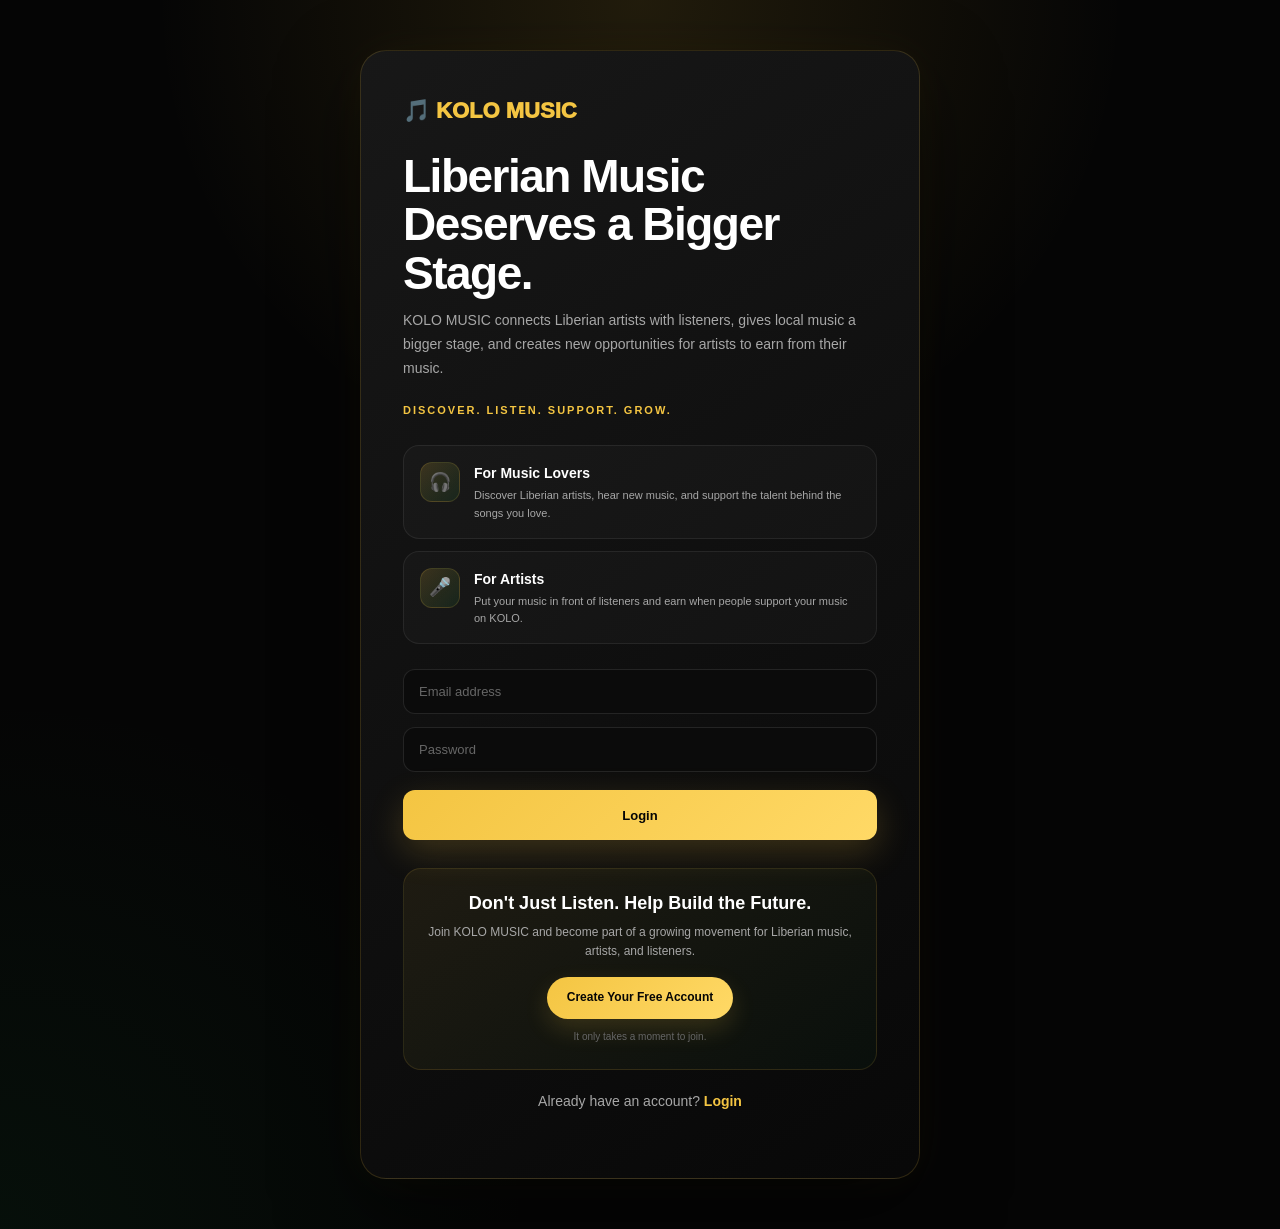
<file: frontend/login.html>
﻿<!doctype html>
<html lang="en">
  <head>
    <meta charset="UTF-8" />

    <meta name="viewport" content="width=device-width, initial-scale=1.0" />

    <title>Login | KOLO MUSIC</title>

    <link rel="stylesheet" href="css/style.css" />
  </head>

  <body>
    <!-- ==========================================
     LOGIN PAGE
========================================== -->

    <section class="auth-page">
      <div class="auth-card">
        <div class="auth-logo">🎵 KOLO MUSIC</div>

        <h1>Liberian Music Deserves a Bigger Stage.</h1>

        <p>KOLO MUSIC connects Liberian artists with listeners, gives local music a bigger stage, and creates new opportunities for artists to earn from their music.</p>

        <div class="kolo-mission-line">Discover. Listen. Support. Grow.</div>

        <div id="loginMessage"></div>

        <div class="kolo-login-pitch">
          <div class="kolo-pitch-item">
            <div class="kolo-pitch-icon">🎧</div>
            <div>
              <h3>For Music Lovers</h3>
              <p>
                Discover Liberian artists, hear new music, and support the
                talent behind the songs you love.
              </p>
            </div>
          </div>

          <div class="kolo-pitch-item">
            <div class="kolo-pitch-icon">🎤</div>
            <div>
              <h3>For Artists</h3>
              <p>
                Put your music in front of listeners and earn when people
                support your music on KOLO.
              </p>
            </div>
          </div>
        </div>

        <form id="loginForm">
          <input
            type="email"
            id="loginEmail"
            placeholder="Email address"
            required
          />

          <input
            type="password"
            id="loginPassword"
            placeholder="Password"
            required
          />

          <button type="submit" class="primary-btn">Login</button>
        </form>

        <div class="kolo-signup-cta">
          <h2>Don't Just Listen. Help Build the Future.</h2>

          <p>
            Join KOLO MUSIC and become part of a growing movement for
            Liberian music, artists, and listeners.
          </p>

          <a href="register.html" class="kolo-signup-btn">
            Create Your Free Account
          </a>

          <span class="kolo-cta-note">
            It only takes a moment to join.
          </span>
        </div>

        <p class="auth-link">
          Already have an account?
          <a href="login.html"> Login </a>
        </p>
      </div>
    </section>

    <script src="js/api.js"></script>

    <script src="js/auth.js"></script>
  </body>
</html>
</file>
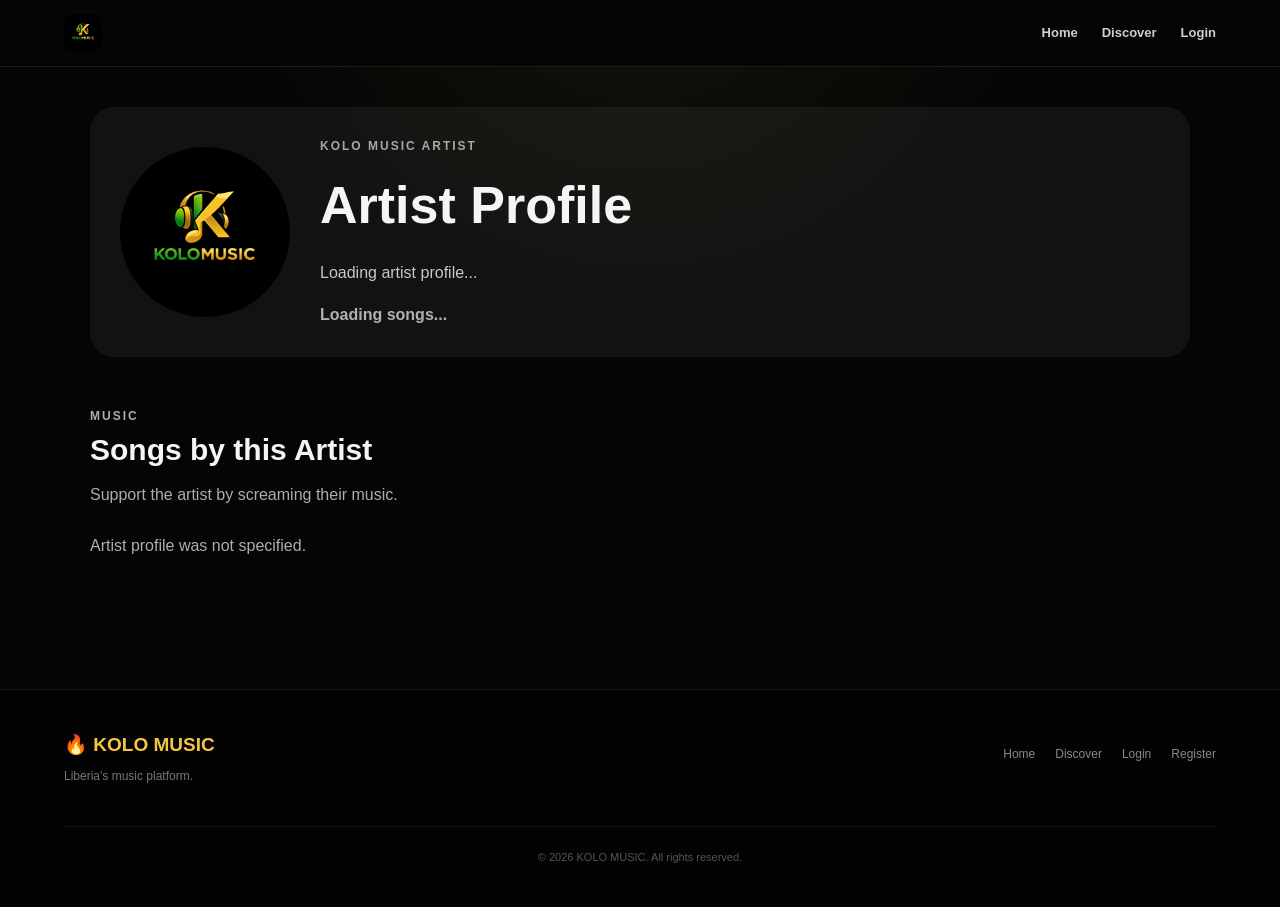
<file: frontend/public_artist.html>
﻿<!DOCTYPE html>
<html lang="en">
<head>
    <meta charset="UTF-8">
    <meta name="viewport" content="width=device-width, initial-scale=1.0">

    <title>Artist Profile — KOLO MUSIC</title>

    <link rel="stylesheet" href="css/style.css">
    <link rel="stylesheet" href="css/public_artist.css">
</head>

<body>

    <!-- ==========================================
         PUBLIC NAVIGATION
    =========================================== -->

    <header class="navbar">

        <a href="index.html" class="logo">
            <img
                src="asserts/images/kolo-logo.png"
                alt="KOLO MUSIC"
                class="logo-image"
            >
        </a>

        <nav class="nav-links">
            <a href="index.html">Home</a>
            <a href="listener.html">Discover</a>
            <a href="login.html">Login</a>
        </nav>

    </header>


    <!-- ==========================================
         PUBLIC ARTIST PROFILE
    =========================================== -->

    <main class="public-artist-page">

        <section class="public-artist-header">

            <div class="public-artist-photo-wrapper">

                <img
                    id="publicArtistPhoto"
                    class="public-artist-photo"
                    src="asserts/images/kolo-logo.png"
                    alt="Artist"
                >

            </div>

            <div class="public-artist-info">

                <p class="public-artist-label">
                    KOLO MUSIC ARTIST
                </p>

                <h1 id="publicArtistName">
                    Loading artist...
                </h1>

                <p id="publicArtistBio" class="public-artist-bio">
                    Loading artist profile...
                </p>

                <p id="publicArtistSongCount" class="public-artist-count">
                    Loading songs...
                </p>

            </div>

        </section>


        <!-- ==========================================
             ARTIST MUSIC
        =========================================== -->

        <section class="public-artist-songs">

            <div class="public-section-heading">

                <div>
                    <p class="public-section-label">
                        MUSIC
                    </p>

                    <h2>
                        Songs by this Artist
                    </h2>

                    <p>
                        Support the artist by screaming their music.
                    </p>
                </div>

            </div>


            <div
                id="publicArtistSongsMessage"
                class="public-songs-message"
            >
                Loading songs...
            </div>


            <div
                id="publicArtistSongsContainer"
                class="public-artist-songs-grid"
            ></div>

        </section>

    </main>


    <!-- ==========================================
         FOOTER
    =========================================== -->

    <footer class="site-footer">

        <div class="footer-brand">
            <strong>🔥 KOLO MUSIC</strong>
            <p>Liberia's music platform.</p>
        </div>

        <div class="footer-links">
            <a href="index.html">Home</a>
            <a href="listener.html">Discover</a>
            <a href="login.html">Login</a>
            <a href="register.html">Register</a>
        </div>

        <p class="footer-copyright">
            © 2026 KOLO MUSIC. All rights reserved.
        </p>

    </footer>


    <script src="js/api.js"></script>
    <script src="js/public_artist.js"></script>

</body>
</html>
</file>
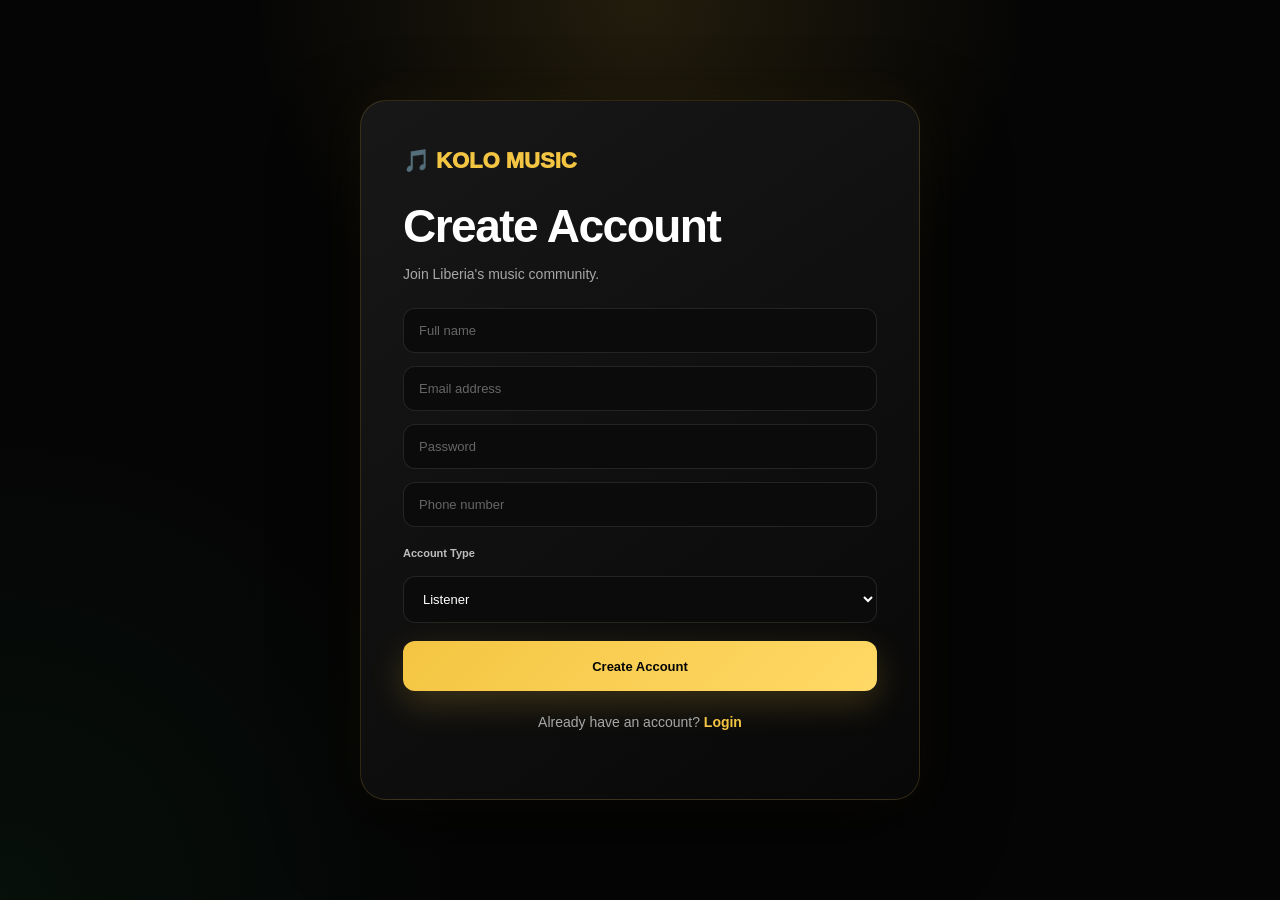
<file: frontend/register.html>
﻿<!doctype html>
<html lang="en">
  <head>
    <meta charset="UTF-8" />

    <meta name="viewport" content="width=device-width, initial-scale=1.0" />

    <title>Register | KOLO MUSIC</title>

    <link rel="stylesheet" href="css/style.css" />
  </head>

  <body>
    <!-- ==========================================
     REGISTER PAGE
========================================== -->

    <section class="auth-page">
      <div class="auth-card">
        <div class="auth-logo">🎵 KOLO MUSIC</div>

        <h1>Create Account</h1>

        <p>Join Liberia's music community.</p>

        <div id="registerMessage"></div>

        <form id="registerForm">
          <input type="text" id="fullName" placeholder="Full name" required />

          <input type="email" id="email" placeholder="Email address" required />

          <input
            type="password"
            id="password"
            placeholder="Password"
            required
          />

          <input type="text" id="phone" placeholder="Phone number" />

          <label for="role">Account Type</label>

          <select id="role" name="role">
            <option value="listener">Listener</option>

            <option value="artist">Artist</option>
          </select>

          <div id="artistFields" style="display: none">
            <input type="text" id="artistName" placeholder="Artist name" />

            <textarea id="bio" placeholder="Artist bio"></textarea>
          </div>

          <button type="submit" class="primary-btn">Create Account</button>
        </form>

        <p class="auth-link">
          Already have an account?

          <a href="login.html"> Login </a>
        </p>
      </div>
    </section>

    <script src="js/api.js"></script>

    <script src="js/auth.js"></script>

    <script>
      // Show artist fields

      const roleSelect = document.getElementById("role");

      const artistFields = document.getElementById("artistFields");

      roleSelect.addEventListener(
        "change",

        () => {
          if (roleSelect.value === "artist") {
            artistFields.style.display = "block";
          } else {
            artistFields.style.display = "none";
          }
        },
      );
    </script>
  </body>
</html>
</file>
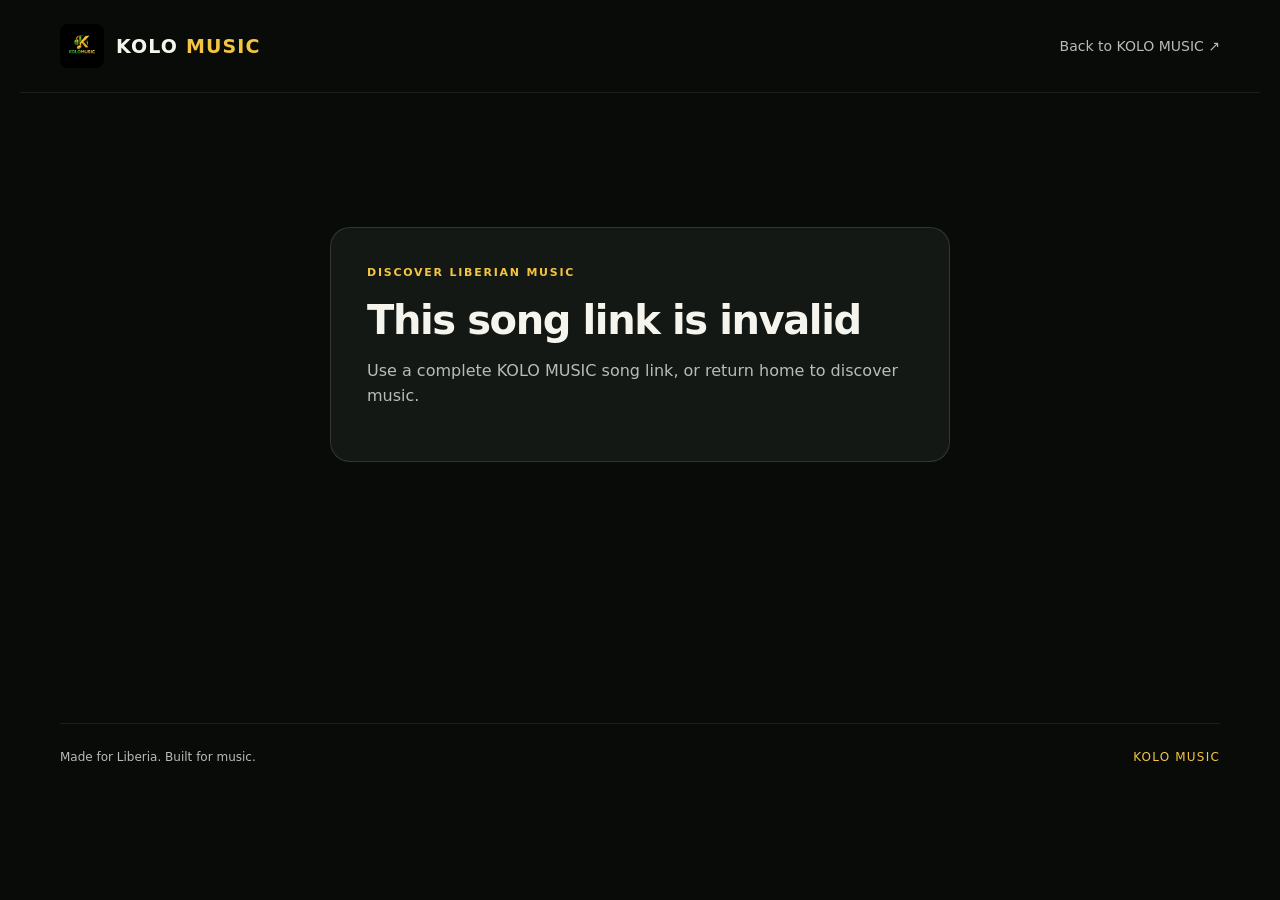
<file: frontend/song.html>
<!DOCTYPE html>
<html lang="en">
<head>
  <meta charset="UTF-8">
  <meta name="viewport" content="width=device-width, initial-scale=1">
  <meta name="description" content="Discover a song and its artist on KOLO MUSIC, Liberia’s music platform.">
  <title>Discover a song | KOLO MUSIC</title>
  <!-- SONG_PREVIEW_METADATA -->
  <link rel="stylesheet" href="css/song.css">
  <link rel="stylesheet" href="css/sharing.css">
  <script src="js/api.js" defer></script>
  <script src="js/sharing.js" defer></script>
  <script src="js/song.js" defer></script>
</head>
<body>
  <header class="site-header">
    <a class="brand" href="index.html" aria-label="KOLO MUSIC home">
      <img src="asserts/images/kolo-logo.png" alt="" width="44" height="44">
      <span>KOLO <strong>MUSIC</strong></span>
    </a>
    <a class="back-link" href="index.html">Back to KOLO MUSIC <span aria-hidden="true">↗</span></a>
  </header>
  <main id="song-page" aria-busy="true">
    <section id="page-state" class="page-state" role="status" aria-live="polite" aria-atomic="true">
      <p class="eyebrow">DISCOVER LIBERIAN MUSIC</p>
      <h1 id="state-title">Finding your song…</h1>
      <p id="state-message">Loading song information from KOLO MUSIC.</p>
      <button id="retry-button" class="retry-button" type="button" hidden>Try again</button>
    </section>
    <article id="song-content" class="song-layout" hidden>
      <div class="cover-panel">
        <img id="song-cover" class="song-cover" src="asserts/images/kolo-logo.png" alt="Song cover" width="640" height="640" referrerpolicy="no-referrer">
        <span class="cover-label">KOLO MUSIC · LIBERIA</span>
      </div>
      <div class="song-details">
        <p class="eyebrow">DISCOVER YOUR NEXT FAVORITE</p>
        <h1 id="song-title"></h1>
        <p id="song-artist" class="artist-name"></p>
        <a id="artist-link" class="artist-link" hidden>Explore artist profile <span aria-hidden="true">↗</span></a>
        <p id="song-description" class="description" hidden></p>
        <section id="song-sharing" class="kolo-sharing" aria-labelledby="share-heading" hidden>
          <h2 id="share-heading">Share This Song</h2>
          <p class="share-intro">Help more people discover this artist on KOLO MUSIC.</p>
          <div class="share-actions">
            <a data-share="whatsapp" class="share-button share-whatsapp" target="_blank" rel="noopener noreferrer">WhatsApp</a>
            <a data-share="facebook" class="share-button" target="_blank" rel="noopener noreferrer">Facebook</a>
            <button data-share="copy" class="share-button share-copy" type="button">Copy Link</button>
            <button data-share="native" class="share-button" type="button" hidden>Share to More Apps</button>
          </div>
          <p data-share="status" class="share-status" role="status" aria-live="polite"></p>
          <div data-share="fallback" class="share-fallback" hidden>
            <label for="share-song-url">Public song link</label>
            <input id="share-song-url" data-share="url" type="text" readonly spellcheck="false">
          </div>
        </section>

      </div>
    </article>
  </main>
  <footer>Made for Liberia. Built for music. <span>KOLO MUSIC</span></footer>
</body>
</html>
</file>
<file: frontend/css/style.css>
﻿/* =========================================================
   KOLO MUSIC — GLOBAL DESIGN SYSTEM
   Brand: Gold + Black + Liberia Green
========================================================= */

:root {
  --kolo-black: #050505;
  --kolo-black-soft: #0b0b0b;
  --kolo-card: #111111;
  --kolo-card-soft: #171717;

  --kolo-gold: #f4c542;
  --kolo-gold-light: #ffd966;
  --kolo-green: #168a45;
  --kolo-green-light: #21b45b;

  --kolo-white: #ffffff;
  --kolo-text: #f5f5f5;
  --kolo-muted: #a7a7a7;
  --kolo-border: rgba(255, 255, 255, 0.09);

  --kolo-radius: 20px;
  --kolo-max: 1200px;
}

/* =========================================================
   RESET
========================================================= */

* {
  margin: 0;
  padding: 0;
  box-sizing: border-box;
}

html {
  scroll-behavior: smooth;
  background: var(--kolo-black);
}

body {
  font-family:
    "Segoe UI",
    Inter,
    Arial,
    sans-serif;

  background:
    radial-gradient(
      circle at 50% -10%,
      rgba(244, 197, 66, 0.08),
      transparent 35%
    ),
    var(--kolo-black);

  color: var(--kolo-text);
  line-height: 1.6;
  overflow-x: hidden;
}

a {
  color: inherit;
  text-decoration: none;
}

button,
input {
  font-family: inherit;
}

button {
  border: none;
  cursor: pointer;
}

/* =========================================================
   GLOBAL SELECTION
========================================================= */

::selection {
  background: var(--kolo-gold);
  color: #000;
}

/* =========================================================
   NAVBAR
========================================================= */

.navbar {
  position: sticky;
  top: 0;
  z-index: 1000;

  width: 100%;

  display: flex;
  align-items: center;
  gap: 28px;

  padding: 14px 5%;

  background:
    linear-gradient(
      180deg,
      rgba(5, 5, 5, 0.98),
      rgba(5, 5, 5, 0.92)
    );

  backdrop-filter: blur(18px);
  -webkit-backdrop-filter: blur(18px);

  border-bottom: 1px solid var(--kolo-border);
}

/* =========================================================
   LOGO
========================================================= */

.logo {
  display: inline-flex;
  align-items: center;
  gap: 10px;

  flex-shrink: 0;

  color: var(--kolo-white);

  font-size: 20px;
  font-weight: 900;
  letter-spacing: -0.5px;
}

.logo-image {
  width: 38px;
  height: 38px;

  object-fit: contain;

  border-radius: 10px;
}

.logo span {
  background:
    linear-gradient(
      90deg,
      var(--kolo-gold),
      var(--kolo-gold-light)
    );

  -webkit-background-clip: text;
  background-clip: text;

  color: transparent;
}

/* =========================================================
   NAV LINKS
========================================================= */

.nav-links {
  display: flex;
  align-items: center;
  gap: 24px;

  margin-left: auto;
}

.nav-links a {
  position: relative;

  color: #cfcfcf;

  font-size: 13px;
  font-weight: 600;

  transition:
    color 0.25s ease,
    transform 0.25s ease;
}

.nav-links a::after {
  content: "";

  position: absolute;

  left: 0;
  bottom: -7px;

  width: 0;
  height: 2px;

  background: var(--kolo-gold);

  transition: width 0.25s ease;
}

.nav-links a:hover {
  color: var(--kolo-white);
}

.nav-links a:hover::after {
  width: 100%;
}

/* =========================================================
   NAV BUTTONS
========================================================= */

.nav-buttons {
  display: flex;
  align-items: center;
  gap: 8px;

  flex-shrink: 0;
}

.login-btn,
.register-btn {
  display: inline-flex;
  align-items: center;
  justify-content: center;

  min-height: 38px;

  padding: 0 17px;

  border-radius: 999px;

  font-size: 12px;
  font-weight: 800;

  transition:
    transform 0.2s ease,
    background 0.2s ease,
    border-color 0.2s ease;
}

.login-btn {
  color: var(--kolo-white);

  border: 1px solid rgba(244, 197, 66, 0.5);

  background: transparent;
}

.login-btn:hover {
  background: rgba(244, 197, 66, 0.08);
  border-color: var(--kolo-gold);
  transform: translateY(-2px);
}

.register-btn {
  color: #050505;

  background:
    linear-gradient(
      135deg,
      var(--kolo-gold),
      var(--kolo-gold-light)
    );

  box-shadow:
    0 8px 24px rgba(244, 197, 66, 0.18);
}

.register-btn:hover {
  transform: translateY(-2px);
  box-shadow:
    0 12px 30px rgba(244, 197, 66, 0.28);
}

/* =========================================================
   HERO
========================================================= */

.hero {
  position: relative;

  min-height: 78vh;

  display: flex;
  align-items: center;
  justify-content: center;

  padding: 100px 5%;

  text-align: center;

  overflow: hidden;

  background:
    linear-gradient(
      180deg,
      rgba(0, 0, 0, 0.40),
      rgba(0, 0, 0, 0.82)
    ),
    linear-gradient(
      90deg,
      rgba(5, 5, 5, 0.92),
      rgba(5, 5, 5, 0.55),
      rgba(5, 5, 5, 0.92)
    ),
    url("../asserts/images/music-bg.jpg");

  background-size: cover;
  background-position: center;
}

.hero::before {
  content: "";

  position: absolute;
  inset: 0;

  background:
    radial-gradient(
      circle at 50% 35%,
      rgba(244, 197, 66, 0.16),
      transparent 32%
    ),
    radial-gradient(
      circle at 20% 80%,
      rgba(22, 138, 69, 0.12),
      transparent 30%
    );

  pointer-events: none;
}

.hero-content {
  position: relative;
  z-index: 2;

  width: 100%;
  max-width: 900px;

  animation: heroFade 0.8s ease both;
}

.dashboard-label {
  margin-bottom: 12px;

  color: var(--kolo-gold);

  font-size: 11px;
  font-weight: 900;

  letter-spacing: 3px;

  text-transform: uppercase;
}

.hero h1 {
  max-width: 850px;

  margin: 0 auto 24px;

  font-size: clamp(44px, 7vw, 82px);

  line-height: 0.98;

  font-weight: 950;

  letter-spacing: -3px;

  color: var(--kolo-white);

  text-shadow:
    0 15px 45px rgba(0, 0, 0, 0.45);
}

.hero h1 span {
  background:
    linear-gradient(
      90deg,
      var(--kolo-gold),
      var(--kolo-gold-light)
    );

  -webkit-background-clip: text;
  background-clip: text;

  color: transparent;
}

.hero-description {
  max-width: 650px;

  margin: 0 auto 30px;

  color: rgba(255, 255, 255, 0.68);

  font-size: 17px;

  line-height: 1.7;
}

/* =========================================================
   HERO BUTTONS
========================================================= */

.hero-actions {
  display: flex;
  justify-content: center;
  align-items: center;

  gap: 12px;

  flex-wrap: wrap;
}

.primary-btn,
.secondary-btn {
  display: inline-flex;
  align-items: center;
  justify-content: center;

  min-height: 48px;

  padding: 0 27px;

  border-radius: 999px;

  font-size: 13px;
  font-weight: 900;

  transition:
    transform 0.25s ease,
    box-shadow 0.25s ease,
    background 0.25s ease;
}

.primary-btn {
  color: #050505;

  background:
    linear-gradient(
      135deg,
      var(--kolo-gold),
      var(--kolo-gold-light)
    );

  box-shadow:
    0 12px 35px rgba(244, 197, 66, 0.20);
}

.primary-btn:hover {
  transform: translateY(-3px) scale(1.02);

  box-shadow:
    0 16px 42px rgba(244, 197, 66, 0.32);
}

.secondary-btn {
  color: white;

  background: rgba(255, 255, 255, 0.04);

  border: 1px solid rgba(255, 255, 255, 0.25);

  backdrop-filter: blur(10px);
}

.secondary-btn:hover {
  transform: translateY(-3px);

  background: rgba(255, 255, 255, 0.08);

  border-color: var(--kolo-gold);
}

/* =========================================================
   HERO LOGIN
========================================================= */

.hero-login {
  margin-top: 18px;

  color: rgba(255, 255, 255, 0.5);

  font-size: 12px;
}

.hero-login a {
  color: var(--kolo-gold);

  font-weight: 800;
}

/* =========================================================
   SECTION SYSTEM
========================================================= */

.features-section,
.about-section {
  width: min(var(--kolo-max), 90%);

  margin: 0 auto;

  padding: 90px 0;
}

.section-heading {
  margin-bottom: 38px;
}

.section-heading .dashboard-label {
  margin-bottom: 8px;
}

.section-heading h2,
.about-section h2 {
  font-size: clamp(30px, 4vw, 46px);

  line-height: 1.05;

  letter-spacing: -1.5px;

  color: var(--kolo-white);
}

/* =========================================================
   FEATURE GRID
========================================================= */

.feature-grid {
  display: grid;

  grid-template-columns:
    repeat(3, minmax(0, 1fr));

  gap: 18px;
}

.feature-card {
  position: relative;

  padding: 30px;

  min-height: 250px;

  border-radius: var(--kolo-radius);

  background:
    linear-gradient(
      145deg,
      #161616,
      #0b0b0b
    );

  border: 1px solid var(--kolo-border);

  overflow: hidden;

  transition:
    transform 0.3s ease,
    border-color 0.3s ease,
    box-shadow 0.3s ease;
}

.feature-card::before {
  content: "";

  position: absolute;

  width: 120px;
  height: 120px;

  top: -60px;
  right: -60px;

  border-radius: 50%;

  background: rgba(244, 197, 66, 0.10);

  filter: blur(2px);
}

.feature-card:hover {
  transform: translateY(-7px);

  border-color: rgba(244, 197, 66, 0.35);

  box-shadow:
    0 20px 45px rgba(0, 0, 0, 0.30);
}

.feature-icon {
  display: flex;
  align-items: center;
  justify-content: center;

  width: 48px;
  height: 48px;

  margin-bottom: 22px;

  border-radius: 14px;

  background:
    linear-gradient(
      135deg,
      rgba(244, 197, 66, 0.15),
      rgba(22, 138, 69, 0.10)
    );

  border: 1px solid rgba(244, 197, 66, 0.18);

  font-size: 22px;
}

.feature-card h3 {
  margin-bottom: 10px;

  color: var(--kolo-white);

  font-size: 19px;
}

.feature-card p {
  margin-bottom: 20px;

  color: var(--kolo-muted);

  font-size: 13px;

  line-height: 1.65;
}

.feature-card a {
  color: var(--kolo-gold);

  font-size: 12px;

  font-weight: 900;
}

/* =========================================================
   ARTIST CTA
========================================================= */

.cta-section {
  position: relative;

  width: min(var(--kolo-max), 90%);

  margin: 20px auto 80px;

  padding: 80px 8%;

  text-align: center;

  border-radius: 28px;

  overflow: hidden;

  background:
    radial-gradient(
      circle at 20% 20%,
      rgba(244, 197, 66, 0.20),
      transparent 30%
    ),
    radial-gradient(
      circle at 80% 80%,
      rgba(22, 138, 69, 0.25),
      transparent 35%
    ),
    linear-gradient(
      135deg,
      #151515,
      #080808
    );

  border: 1px solid rgba(244, 197, 66, 0.16);
}

.cta-section::before {
  content: "";

  position: absolute;
  inset: 0;

  background:
    linear-gradient(
      110deg,
      transparent 30%,
      rgba(244, 197, 66, 0.05),
      transparent 70%
    );

  pointer-events: none;
}

.cta-content {
  position: relative;
  z-index: 2;

  max-width: 700px;

  margin: auto;
}

.cta-section h2 {
  margin-bottom: 15px;

  font-size: clamp(30px, 5vw, 52px);

  line-height: 1;

  letter-spacing: -2px;
}

.cta-section p {
  max-width: 600px;

  margin: 0 auto 28px;

  color: var(--kolo-muted);

  font-size: 15px;
}

/* =========================================================
   ABOUT
========================================================= */

.about-section {
  max-width: 900px;
}

.about-section > p {
  max-width: 760px;

  margin-top: 22px;

  color: var(--kolo-muted);

  font-size: 15px;

  line-height: 1.8;
}

/* =========================================================
   FINAL CTA
========================================================= */

.final-cta {
  padding: 100px 5%;

  text-align: center;

  background:
    linear-gradient(
      180deg,
      transparent,
      rgba(244, 197, 66, 0.04)
    );

  border-top: 1px solid rgba(255, 255, 255, 0.05);
}

.final-cta h2 {
  margin-bottom: 10px;

  font-size: clamp(30px, 5vw, 52px);

  letter-spacing: -2px;
}

.final-cta p {
  margin-bottom: 25px;

  color: var(--kolo-muted);

  font-size: 14px;
}

/* =========================================================
   FOOTER
========================================================= */

.site-footer {
  display: grid;

  grid-template-columns:
    1.5fr 1fr;

  gap: 40px;

  padding: 55px 5% 25px;

  background: #030303;

  border-top: 1px solid rgba(255, 255, 255, 0.07);
}

.footer-brand strong {
  color: var(--kolo-gold);

  font-size: 19px;
}

.footer-brand p {
  margin-top: 7px;

  color: #777;

  font-size: 12px;
}

.site-footer .footer-links {
  display: flex;
  justify-content: flex-end;
  gap: 20px;

  flex-wrap: wrap;
}

.site-footer .footer-links a {
  color: #888;

  font-size: 12px;

  transition: color 0.2s ease;
}

.site-footer .footer-links a:hover {
  color: var(--kolo-gold);
}

.footer-copyright {
  grid-column: 1 / -1;

  padding-top: 22px;

  text-align: center;

  color: #555;

  font-size: 11px;

  border-top: 1px solid rgba(255, 255, 255, 0.06);
}

/* =========================================================
   EXISTING MUSIC COMPONENT COMPATIBILITY
========================================================= */

.music-section,
.artist-section {
  width: min(var(--kolo-max), 90%);
  margin: auto;
  padding: 70px 0;
}

.music-section h2,
.artist-section h2 {
  margin-bottom: 30px;

  font-size: 32px;
}

.music-grid,
.artist-grid {
  display: grid;

  grid-template-columns:
    repeat(auto-fit, minmax(210px, 1fr));

  gap: 18px;
}

.music-card,
.artist-card {
  background: var(--kolo-card);

  border: 1px solid var(--kolo-border);

  border-radius: 18px;

  overflow: hidden;

  transition:
    transform 0.3s ease,
    border-color 0.3s ease;
}

.music-card:hover,
.artist-card:hover {
  transform: translateY(-6px);

  border-color: rgba(244, 197, 66, 0.35);
}

.music-card img {
  width: 100%;
  height: 220px;

  object-fit: cover;
}

.music-info {
  padding: 18px;
}

.music-info h3 {
  margin-bottom: 5px;

  font-size: 17px;
}

.music-info p,
.artist-card p {
  color: var(--kolo-muted);

  font-size: 12px;
}

.music-info button {
  margin-top: 12px;

  padding: 9px 18px;

  border-radius: 999px;

  color: #000;

  background: var(--kolo-gold);

  font-size: 11px;

  font-weight: 800;
}

.artist-card {
  padding: 25px;

  text-align: center;
}

.artist-card h3 {
  margin-bottom: 7px;

  color: var(--kolo-gold);
}

/* =========================================================
   LEGACY ARTIST BANNER
========================================================= */

.artist-banner {
  width: min(var(--kolo-max), 90%);

  margin: 50px auto;

  padding: 55px 30px;

  text-align: center;

  border-radius: 25px;

  background:
    linear-gradient(
      135deg,
      #111,
      #050505
    );

  border: 1px solid rgba(244, 197, 66, 0.18);
}

.artist-banner h2 {
  margin-bottom: 12px;
}

.artist-banner p {
  margin-bottom: 24px;

  color: var(--kolo-muted);
}

/* =========================================================
   MUSIC PLAYER
========================================================= */

.music-player {
  position: fixed;

  left: 0;
  bottom: 0;

  z-index: 1500;

  width: 100%;

  display: flex;
  align-items: center;
  justify-content: space-between;

  gap: 20px;

  padding: 12px 5%;

  background:
    rgba(8, 8, 8, 0.96);

  backdrop-filter: blur(18px);

  border-top: 1px solid rgba(255, 255, 255, 0.08);
}

.player-controls {
  display: flex;

  gap: 8px;
}

.player-controls button {
  width: 42px;
  height: 42px;

  border-radius: 50%;

  color: #000;

  background: var(--kolo-gold);

  font-size: 17px;
}

/* =========================================================
   ANIMATIONS
========================================================= */

@keyframes heroFade {
  from {
    opacity: 0;
    transform: translateY(18px);
  }

  to {
    opacity: 1;
    transform: translateY(0);
  }
}

/* =========================================================
   TABLET
========================================================= */

@media (max-width: 1000px) {
  .navbar {
    gap: 18px;
  }

  .nav-links {
    gap: 15px;
  }

  .nav-links a {
    font-size: 12px;
  }

  .feature-grid {
    grid-template-columns:
      repeat(2, minmax(0, 1fr));
  }
}

/* =========================================================
   MOBILE
========================================================= */

@media (max-width: 700px) {
  .navbar {
    display: grid;

    grid-template-columns: 1fr auto;

    gap: 12px;

    padding: 12px 5%;
  }

  .logo {
    font-size: 18px;
  }

  .logo-image {
    width: 34px;
    height: 34px;
  }

  .nav-links {
    grid-column: 1 / -1;

    order: 3;

    justify-content: center;

    width: 100%;

    gap: 14px;

    overflow-x: auto;

    padding-bottom: 2px;
  }

  .nav-links a {
    flex-shrink: 0;

    font-size: 11px;
  }

  .nav-buttons {
    gap: 6px;
  }

  .login-btn,
  .register-btn {
    min-height: 34px;

    padding: 0 12px;

    font-size: 10px;
  }

  .hero {
    min-height: 72vh;

    padding: 70px 5%;
  }

  .hero h1 {
    font-size: clamp(42px, 12vw, 62px);

    letter-spacing: -2px;
  }

  .hero-description {
    font-size: 14px;

    line-height: 1.6;
  }

  .hero-actions {
    flex-direction: column;

    width: 100%;
  }

  .primary-btn,
  .secondary-btn {
    width: 100%;

    max-width: 340px;
  }

  .features-section,
  .about-section {
    width: 90%;

    padding: 65px 0;
  }

  .feature-grid {
    grid-template-columns: 1fr;

    gap: 14px;
  }

  .feature-card {
    min-height: auto;

    padding: 24px;
  }

  .cta-section {
    width: 90%;

    margin-bottom: 60px;

    padding: 60px 25px;

    border-radius: 22px;
  }

  .about-section h2,
  .section-heading h2 {
    font-size: 32px;
  }

  .site-footer {
    grid-template-columns: 1fr;

    gap: 25px;

    padding: 45px 5% 20px;
  }

  .site-footer .footer-links {
    justify-content: flex-start;
  }

  .footer-copyright {
    grid-column: auto;
  }

  .music-player {
    padding: 10px 15px;
  }
}

/* =========================================================
   SMALL PHONES
========================================================= */

@media (max-width: 420px) {
  .nav-links {
    justify-content: flex-start;
  }

  .hero {
    min-height: 68vh;
  }

  .hero h1 {
    font-size: 40px;

    line-height: 1;
  }

  .dashboard-label {
    font-size: 9px;

    letter-spacing: 2px;
  }

  .hero-description {
    font-size: 13px;
  }

  .primary-btn,
  .secondary-btn {
    min-height: 46px;

    font-size: 12px;
  }
}
/* =========================================================
   KOLO MUSIC — LOGIN & REGISTER
========================================================= */

.auth-page {
  min-height: 100vh;
  display: flex;
  align-items: center;
  justify-content: center;
  padding: 50px 20px;

  background:
    radial-gradient(circle at 50% 0%, rgba(244, 197, 66, 0.12), transparent 35%),
    radial-gradient(circle at 0% 100%, rgba(22, 138, 69, 0.08), transparent 30%),
    #050505;
}

.auth-card {
  width: 100%;
  max-width: 560px;
  padding: 42px;

  background: linear-gradient(145deg, rgba(24, 24, 24, 0.98), rgba(8, 8, 8, 0.98));

  border: 1px solid rgba(244, 197, 66, 0.16);
  border-radius: 26px;

  box-shadow:
    0 30px 80px rgba(0, 0, 0, 0.55),
    0 0 45px rgba(244, 197, 66, 0.05);

  animation: authFade 0.6s ease both;
}

.auth-logo {
  margin-bottom: 24px;
  color: var(--kolo-gold);
  font-size: 22px;
  font-weight: 950;
}

.auth-card h1 {
  margin-bottom: 12px;
  color: var(--kolo-white);
  font-size: clamp(30px, 5vw, 46px);
  line-height: 1.05;
  letter-spacing: -1.5px;
}

.auth-card > p {
  margin-bottom: 22px;
  color: var(--kolo-muted);
  font-size: 14px;
  line-height: 1.7;
}

.kolo-mission-line {
  margin: 20px 0 25px;
  color: var(--kolo-gold);
  font-size: 11px;
  font-weight: 900;
  letter-spacing: 2px;
  text-transform: uppercase;
}

.kolo-login-pitch {
  display: grid;
  gap: 12px;
  margin: 25px 0;
}

.kolo-pitch-item {
  display: flex;
  align-items: flex-start;
  gap: 14px;
  padding: 16px;

  background: rgba(255, 255, 255, 0.025);
  border: 1px solid rgba(255, 255, 255, 0.07);
  border-radius: 16px;

  transition:
    transform 0.25s ease,
    border-color 0.25s ease,
    background 0.25s ease;
}

.kolo-pitch-item:hover {
  transform: translateY(-2px);
  background: rgba(244, 197, 66, 0.035);
  border-color: rgba(244, 197, 66, 0.18);
}

.kolo-pitch-icon {
  flex: 0 0 40px;

  width: 40px;
  height: 40px;

  display: flex;
  align-items: center;
  justify-content: center;

  border-radius: 12px;

  background: linear-gradient(
    135deg,
    rgba(244, 197, 66, 0.16),
    rgba(22, 138, 69, 0.12)
  );

  border: 1px solid rgba(244, 197, 66, 0.15);
  font-size: 18px;
}

.kolo-pitch-item h3 {
  margin-bottom: 3px;
  color: var(--kolo-white);
  font-size: 14px;
}

.kolo-pitch-item p {
  margin: 0;
  color: var(--kolo-muted);
  font-size: 11px;
  line-height: 1.55;
}

.auth-card form {
  display: grid;
  gap: 13px;
}

.auth-card input,
.auth-card select,
.auth-card textarea {
  width: 100%;
  padding: 14px 15px;

  color: var(--kolo-white);
  background: #0b0b0b;

  border: 1px solid rgba(255, 255, 255, 0.10);
  border-radius: 12px;

  outline: none;
  font-size: 13px;

  transition:
    border-color 0.2s ease,
    box-shadow 0.2s ease,
    background 0.2s ease;
}

.auth-card input::placeholder,
.auth-card textarea::placeholder {
  color: #666;
}

.auth-card input:focus,
.auth-card select:focus,
.auth-card textarea:focus {
  background: #0e0e0e;
  border-color: var(--kolo-gold);
  box-shadow: 0 0 0 3px rgba(244, 197, 66, 0.08);
}

.auth-card textarea {
  min-height: 110px;
  resize: vertical;
}

.auth-card select {
  cursor: pointer;
}

.auth-card label {
  margin-top: 5px;
  color: #bdbdbd;
  font-size: 11px;
  font-weight: 800;
}

.auth-card .primary-btn {
  width: 100%;
  min-height: 50px;
  margin-top: 5px;
  border-radius: 12px;
  font-size: 13px;
}

.kolo-signup-cta {
  margin-top: 28px;
  padding: 24px;

  text-align: center;

  background: linear-gradient(
    145deg,
    rgba(244, 197, 66, 0.07),
    rgba(22, 138, 69, 0.05)
  );

  border: 1px solid rgba(244, 197, 66, 0.12);
  border-radius: 18px;
}

.kolo-signup-cta h2 {
  margin-bottom: 8px;
  color: var(--kolo-white);
  font-size: 18px;
  line-height: 1.2;
}

.kolo-signup-cta p {
  margin-bottom: 16px;
  color: var(--kolo-muted);
  font-size: 12px;
  line-height: 1.6;
}

.kolo-signup-btn {
  display: inline-flex;
  align-items: center;
  justify-content: center;

  min-height: 42px;
  padding: 0 20px;

  color: #050505;

  background: linear-gradient(
    135deg,
    var(--kolo-gold),
    var(--kolo-gold-light)
  );

  border-radius: 999px;

  font-size: 12px;
  font-weight: 900;

  box-shadow: 0 10px 25px rgba(244, 197, 66, 0.16);

  transition:
    transform 0.2s ease,
    box-shadow 0.2s ease;
}

.kolo-signup-btn:hover {
  transform: translateY(-2px);
  box-shadow: 0 14px 30px rgba(244, 197, 66, 0.28);
}

.kolo-cta-note {
  display: block;
  margin-top: 10px;
  color: #666;
  font-size: 10px;
}

.auth-link {
  margin-top: 20px !important;
  text-align: center;
}

.auth-link a {
  color: var(--kolo-gold);
  font-weight: 800;
}

#loginMessage,
#registerMessage {
  margin-bottom: 15px;
  color: var(--kolo-gold);
  font-size: 12px;
  font-weight: 700;
  text-align: center;
}

@keyframes authFade {
  from {
    opacity: 0;
    transform: translateY(18px);
  }

  to {
    opacity: 1;
    transform: translateY(0);
  }
}

@media (max-width: 600px) {
  .auth-page {
    padding: 25px 15px;
  }

  .auth-card {
    padding: 28px 20px;
    border-radius: 21px;
  }

  .auth-logo {
    font-size: 19px;
  }

  .auth-card h1 {
    font-size: 31px;
  }

  .kolo-pitch-item {
    padding: 13px;
  }

  .kolo-signup-cta {
    padding: 20px 15px;
  }
}


/* ==========================================
   KOLO MUSIC — GALLERY ARTIST LINK
========================================== */

.gallery-artist-link {
    display: inline-block;
    padding: 0;
    margin: 0;
    border: none;
    background: transparent;
    color: inherit;
    font: inherit;
    font-weight: 700;
    text-align: left;
    cursor: pointer;
    text-decoration: none;
}

.gallery-artist-link:hover {
    text-decoration: underline;
    opacity: 0.85;
}

.gallery-artist-link:focus-visible {
    outline: 2px solid currentColor;
    outline-offset: 3px;
}

/* ==========================================
   KOLO MUSIC — FEATURED ARTISTS 3-CARD LAYOUT
   SAFE ADDITION
========================================== */

.kolo-artists-gallery {
    width: 100%;
    max-width: 1200px;
    margin: 0 auto;
    overflow: hidden;
}

.artists-carousel {
    width: 100%;
    display: flex;
    align-items: center;
    gap: 14px;
}

.artists-carousel-track {
    flex: 1;
    min-width: 0;
    display: grid;
    grid-template-columns: repeat(3, minmax(0, 1fr));
    gap: 18px;
}

.artists-gallery-card {
    width: 100%;
    min-width: 0;
    box-sizing: border-box;
    display: flex;
    flex-direction: column;
    align-items: center;
    text-align: center;
    padding: 22px 15px;
}

.artists-gallery-photo-wrap {
    width: 125px;
    height: 125px;
    flex: 0 0 125px;
    margin-bottom: 14px;
}

.artists-gallery-photo {
    width: 100%;
    height: 100%;
    display: block;
    object-fit: cover;
    border-radius: 50%;
}

.artists-gallery-info {
    width: 100%;
    min-width: 0;
}

.artists-carousel-arrow {
    width: 42px;
    height: 42px;
    flex: 0 0 42px;
    display: flex;
    align-items: center;
    justify-content: center;
    border-radius: 50%;
    cursor: pointer;
}

.artists-gallery-actions {
    display: flex;
    align-items: center;
    justify-content: center;
    gap: 10px;
}

.artists-gallery-dots {
    display: flex;
    justify-content: center;
    align-items: center;
    gap: 7px;
    margin-top: 15px;
}


/* MOBILE */

@media (max-width: 700px) {

    .artists-carousel {
        gap: 6px;
    }

    .artists-carousel-track {
        grid-template-columns: repeat(2, minmax(0, 1fr));
        gap: 8px;
    }

    .artists-gallery-card {
        padding: 16px 8px;
    }

    .artists-gallery-photo-wrap {
        width: 85px;
        height: 85px;
        flex-basis: 85px;
    }

    .artists-carousel-arrow {
        width: 34px;
        height: 34px;
        flex-basis: 34px;
    }

}


/* ==========================================
   KOLO MUSIC — FINAL ARTIST CAROUSEL OVERRIDE
========================================== */

.kolo-artists-gallery .artists-carousel {
    width: 100%;
    display: flex !important;
    flex-direction: row !important;
    align-items: center;
    gap: 14px;
}

.kolo-artists-gallery .artists-carousel-track {
    flex: 1;
    min-width: 0;
    width: 100%;
    display: grid !important;
    grid-template-columns: repeat(3, minmax(0, 1fr)) !important;
    gap: 18px;
}

.kolo-artists-gallery .artists-gallery-card {
    width: 100%;
    min-width: 0;
    min-height: 0;
    box-sizing: border-box;
    display: flex !important;
    flex-direction: column !important;
    align-items: center;
    justify-content: flex-start;
    text-align: center;
    gap: 0;
    padding: 22px 15px;
}

.kolo-artists-gallery .artists-gallery-photo-wrap {
    width: 125px;
    height: 125px;
    min-width: 125px;
    flex: 0 0 125px;
    margin-bottom: 14px;
}

.kolo-artists-gallery .artists-gallery-info {
    width: 100%;
    flex: 1;
    min-width: 0;
}

.kolo-artists-gallery .artists-carousel-arrow {
    display: flex !important;
    flex: 0 0 42px;
    width: 42px;
    height: 42px;
    align-items: center;
    justify-content: center;
}


/* MOBILE */

@media (max-width: 700px) {

    .kolo-artists-gallery .artists-carousel-track {
        grid-template-columns: repeat(2, minmax(0, 1fr)) !important;
        gap: 8px;
    }

    .kolo-artists-gallery .artists-gallery-card {
        padding: 16px 8px;
    }

    .kolo-artists-gallery .artists-gallery-photo-wrap {
        width: 85px;
        height: 85px;
        min-width: 85px;
        flex-basis: 85px;
    }

    .kolo-artists-gallery .artists-carousel-arrow {
        flex-basis: 34px;
        width: 34px;
        height: 34px;
    }

}


/* ==========================================
   KOLO MUSIC — ARTIST CAROUSEL FINAL STYLE
========================================== */

.kolo-artists-gallery .artists-gallery-card {
    position: relative;
    overflow: hidden;
    border: 1px solid rgba(244, 197, 66, 0.16);
    border-radius: 22px;
    background:
        radial-gradient(
            circle at top center,
            rgba(244, 197, 66, 0.10),
            transparent 58%
        ),
        linear-gradient(145deg, #181818, #0b0b0b);
    box-shadow:
        0 15px 40px rgba(0, 0, 0, 0.35),
        inset 0 1px 0 rgba(255, 255, 255, 0.04);
    transition:
        transform 0.25s ease,
        border-color 0.25s ease,
        box-shadow 0.25s ease;
}

.kolo-artists-gallery .artists-gallery-card:hover {
    transform: translateY(-6px);
    border-color: rgba(244, 197, 66, 0.55);
    box-shadow:
        0 20px 45px rgba(0, 0, 0, 0.45),
        0 0 25px rgba(244, 197, 66, 0.08);
}


/* ARTIST PHOTO */

.kolo-artists-gallery .artists-gallery-photo {
    border: 3px solid #f4c542;
    box-shadow:
        0 0 0 6px rgba(244, 197, 66, 0.06),
        0 8px 25px rgba(0, 0, 0, 0.35);
}


/* FEATURED LABEL */

.kolo-artists-gallery .artists-gallery-label {
    color: #f4c542;
    font-size: 9px;
    font-weight: 900;
    letter-spacing: 2px;
}


/* ARTIST NAME */

.kolo-artists-gallery .artists-gallery-name {
    color: #ffffff;
    font-weight: 900;
}


/* BIO */

.kolo-artists-gallery .artists-gallery-bio {
    color: #a9a9a9;
}


/* VIEW PROFILE BUTTON */

.kolo-artists-gallery .artists-gallery-profile-btn {
    min-height: 40px;
    padding: 0 20px;
    border: 1px solid #f4c542;
    border-radius: 22px;
    background: rgba(244, 197, 66, 0.06);
    color: #f4c542;
    font-size: 11px;
    font-weight: 900;
    letter-spacing: 0.3px;
    cursor: pointer;
    transition:
        background 0.2s ease,
        color 0.2s ease,
        transform 0.2s ease,
        box-shadow 0.2s ease;
}

.kolo-artists-gallery .artists-gallery-profile-btn:hover {
    background: #f4c542;
    color: #050505;
    transform: translateY(-2px);
    box-shadow: 0 8px 20px rgba(244, 197, 66, 0.20);
}

.kolo-artists-gallery .artists-gallery-profile-btn:active {
    transform: translateY(0);
}


/* CAROUSEL ARROWS */

.kolo-artists-gallery .artists-carousel-arrow {
    border: 1px solid rgba(244, 197, 66, 0.35);
    background: rgba(244, 197, 66, 0.06);
    color: #f4c542;
    font-weight: 900;
    box-shadow: 0 8px 20px rgba(0, 0, 0, 0.25);
}

.kolo-artists-gallery .artists-carousel-arrow:hover {
    background: #f4c542;
    color: #050505;
    border-color: #f4c542;
}


/* DOTS */

.kolo-artists-gallery .artists-gallery-dot {
    background: rgba(255, 255, 255, 0.20);
}

.kolo-artists-gallery .artists-gallery-dot.active {
    background: #f4c542;
    box-shadow: 0 0 8px rgba(244, 197, 66, 0.35);
}
</file>
<file: frontend/css/public_artist.css>
﻿/* =========================================================
   KOLO MUSIC — PUBLIC ARTIST PROFILE
========================================================= */

.public-artist-page {
    width: min(1100px, 92%);
    margin: 0 auto;
    padding: 40px 0 70px;
}


/* =========================================================
   ARTIST HEADER
========================================================= */

.public-artist-header {
    display: flex;
    align-items: center;
    gap: 30px;
    padding: 30px;
    margin-bottom: 50px;
    border-radius: 24px;
    background: rgba(255, 255, 255, 0.05);
}


.public-artist-photo-wrapper {
    flex: 0 0 170px;
}


.public-artist-photo {
    width: 170px;
    height: 170px;
    object-fit: cover;
    border-radius: 50%;
    display: block;
}


.public-artist-info {
    flex: 1;
}


.public-artist-label,
.public-section-label {
    margin: 0 0 8px;
    font-size: 12px;
    font-weight: 700;
    letter-spacing: 2px;
    opacity: 0.65;
}


.public-artist-info h1 {
    margin: 0 0 12px;
    font-size: clamp(32px, 5vw, 52px);
}


.public-artist-bio {
    margin: 0 0 15px;
    max-width: 700px;
    line-height: 1.7;
    opacity: 0.8;
}


.public-artist-count {
    margin: 0;
    font-weight: 600;
    opacity: 0.7;
}


/* =========================================================
   SONG SECTION
========================================================= */

.public-artist-songs {
    width: 100%;
}


.public-section-heading {
    margin-bottom: 25px;
}


.public-section-heading h2 {
    margin: 0 0 8px;
    font-size: 30px;
}


.public-section-heading p {
    margin: 0;
    opacity: 0.7;
}


.public-songs-message {
    margin-bottom: 20px;
    opacity: 0.7;
}


/* =========================================================
   SONG GRID
========================================================= */

.public-artist-songs-grid {
    display: grid;
    grid-template-columns: repeat(
        auto-fit,
        minmax(280px, 1fr)
    );
    gap: 22px;
}


/* =========================================================
   SONG CARD
========================================================= */

.public-song-card {
    overflow: hidden;
    border-radius: 18px;
    background: rgba(255, 255, 255, 0.06);
    border: 1px solid rgba(255, 255, 255, 0.08);
}


.public-song-cover {
    width: 100%;
    aspect-ratio: 1 / 1;
    object-fit: cover;
    display: block;
}


.public-song-info {
    padding: 20px;
}


.public-song-info h3 {
    margin: 0 0 8px;
    font-size: 21px;
}


.public-song-info p {
    margin: 0 0 15px;
    line-height: 1.5;
    opacity: 0.7;
}


.public-song-price {
    display: block;
    margin-bottom: 16px;
    font-weight: 700;
}


/* =========================================================
   SCREAM BUTTON
========================================================= */

.public-scream-button {
    width: 100%;
    border: none;
    border-radius: 12px;
    padding: 13px 18px;
    font-size: 15px;
    font-weight: 700;
    cursor: pointer;
    transition:
        transform 0.2s ease,
        opacity 0.2s ease;
}


.public-scream-button:hover {
    transform: translateY(-2px);
    opacity: 0.9;
}


.public-scream-button:active {
    transform: translateY(0);
}


/* =========================================================
   FOOTER
========================================================= */

.site-footer {
    padding: 40px 5%;
    margin-top: 40px;
}


.footer-links {
    display: flex;
    flex-wrap: wrap;
    gap: 18px;
    margin: 15px 0;
}


/* =========================================================
   MOBILE
========================================================= */

@media (max-width: 700px) {

    .public-artist-page {
        width: 94%;
        padding-top: 25px;
    }


    .public-artist-header {
        flex-direction: column;
        text-align: center;
        padding: 25px 18px;
        gap: 20px;
    }


    .public-artist-photo-wrapper {
        flex-basis: auto;
    }


    .public-artist-photo {
        width: 130px;
        height: 130px;
        margin: 0 auto;
    }


    .public-artist-info h1 {
        font-size: 34px;
    }


    .public-artist-bio {
        font-size: 14px;
    }


    .public-artist-songs-grid {
        grid-template-columns: 1fr;
    }


    .public-song-card {
        border-radius: 16px;
    }

}
</file>
<file: frontend/css/song.css>
:root { color-scheme: dark; --gold: #F4C542; --green: #168A45; --ink: #090b09; --muted: #b7bdb5; }
* { box-sizing: border-box; }
[hidden] { display: none !important; }
body { margin: 0; background: var(--ink); color: #f5f5ed; font-family: system-ui, -apple-system, BlinkMacSystemFont, "Segoe UI", sans-serif; line-height: 1.6; }
a { color: inherit; text-decoration: none; }
button { font: inherit; }
a:focus-visible, button:focus-visible { outline: 3px solid var(--gold); outline-offset: 5px; }
.site-header { max-width: 1240px; margin: auto; padding: 24px 40px; display: flex; align-items: center; justify-content: space-between; gap: 24px; border-bottom: 1px solid #ffffff15; }
.brand { display: flex; align-items: center; gap: 12px; font-size: 19px; font-weight: 800; letter-spacing: .06em; }
.brand img { object-fit: contain; border-radius: 8px; }
.brand strong { color: var(--gold); }
.back-link { color: var(--muted); font-size: 14px; }
.back-link:hover, .artist-link:hover { color: var(--gold); text-decoration: underline; }
main { max-width: 1240px; margin: auto; padding: 64px 40px 80px; min-height: 70vh; }
.song-layout { display: grid; grid-template-columns: minmax(0, 1fr) minmax(0, 1.05fr); align-items: start; gap: 64px; }
.cover-panel { position: relative; padding: 14px; border: 1px solid #ffffff20; border-radius: 24px; background: linear-gradient(145deg, #23271c, #101510); box-shadow: 0 24px 60px #0008; }
.song-cover { width: 100%; height: auto; aspect-ratio: 1; display: block; object-fit: cover; background: #111; border-radius: 14px; }
.cover-label { display: block; color: var(--muted); font-size: 11px; letter-spacing: .16em; text-align: center; padding: 15px 0 3px; }
.eyebrow { color: var(--gold); font-size: 11px; font-weight: 750; letter-spacing: .16em; margin: 0 0 16px; }
h1 { font-size: clamp(32px, 4vw, 56px); line-height: 1.1; letter-spacing: -.035em; margin: 0 0 16px; overflow-wrap: anywhere; }
.artist-name { margin: 0 0 8px; color: #d2d8ce; font-size: 21px; overflow-wrap: anywhere; }
.artist-link { display: inline-block; color: var(--gold); font-size: 14px; padding: 6px 0; }
.description { color: var(--muted); margin: 24px 0; white-space: pre-line; overflow-wrap: anywhere; }
.purchase-options { margin-top: 32px; border-top: 1px solid #ffffff20; padding-top: 24px; }
h2 { font-size: 18px; font-weight: 650; margin: 0 0 18px; }
.price-grid { display: grid; grid-template-columns: repeat(2, minmax(0, 1fr)); gap: 12px; }
.price-card { background: #141814; border: 1px solid #ffffff18; border-radius: 14px; padding: 20px 16px; }
h3 { margin: 0; font-size: 15px; color: #d2d8ce; }
.price { margin: 8px 0 0; font-size: 32px; font-weight: 750; line-height: 1.3; }
.price span { font-size: 14px; color: var(--muted); }
.price-detail { color: var(--muted); font-size: 12px; margin: 8px 0 18px; min-height: 38px; }
.purchase-button { width: 100%; min-height: 46px; border: 0; border-radius: 8px; padding: 10px 8px; font-size: 13px; font-weight: 750; cursor: pointer; }
.scream { background: var(--gold); color: #15170f; }
.download { background: var(--green); color: #fff; }
.purchase-button:disabled { opacity: .7; cursor: not-allowed; }
.purchase-note { color: var(--muted); font-size: 13px; margin: 16px 0 0; }
.page-state { max-width: 620px; margin: 70px auto; padding: 36px; border: 1px solid #ffffff20; border-radius: 20px; background: #141814; }
.page-state h1 { font-size: clamp(28px, 4vw, 40px); }
.page-state > p:not(.eyebrow) { color: var(--muted); }
.retry-button { border: 0; border-radius: 8px; padding: 12px 22px; background: var(--gold); color: #111; font-weight: 700; cursor: pointer; }
footer { max-width: 1160px; margin: auto; padding: 24px 0; border-top: 1px solid #ffffff15; color: var(--muted); font-size: 12px; display: flex; justify-content: space-between; gap: 16px; }
footer span { color: var(--gold); letter-spacing: .1em; }
@media (max-width: 800px) {
  .site-header { padding: 20px 24px; }
  main { padding: 32px 24px 48px; }
  .song-layout { grid-template-columns: 1fr; gap: 32px; }
  .cover-panel { width: 100%; max-width: 480px; margin: auto; }
  footer { margin: 0 24px; }
}
@media (max-width: 420px) {
  .site-header { padding: 16px; gap: 12px; }
  .brand { font-size: 15px; gap: 8px; }
  .brand img { width: 32px; height: 32px; }
  .back-link { font-size: 12px; max-width: 115px; text-align: right; }
  main { padding: 24px 16px 40px; }
  .price-card { padding: 16px 12px; }
  .page-state { margin: 24px auto; padding: 24px; }
  footer { margin: 0 16px; flex-direction: column; gap: 4px; }
}
</file>
<file: frontend/css/sharing.css>
.kolo-sharing { margin-top: 28px; padding: 22px; border: 1px solid #F4C54240; border-radius: 16px; background: #0b0e0b; }
.kolo-sharing [hidden], .kolo-sharing[hidden] { display: none !important; }
.kolo-sharing h2 { margin: 0 0 6px; color: #F4C542; font-size: 18px; }
.kolo-sharing .share-intro { margin: 0 0 18px; color: #b7bdb5; font-size: 13px; }
.share-actions { display: grid; grid-template-columns: repeat(2, minmax(0, 1fr)); gap: 10px; }
.kolo-sharing .share-button { display: flex; align-items: center; justify-content: center; min-height: 46px; padding: 11px 12px; border: 1px solid #F4C54255; border-radius: 9px; background: #141814; color: #f5f5ed; font: inherit; font-size: 13px; font-weight: 700; text-align: center; text-decoration: none; cursor: pointer; }
.kolo-sharing .share-whatsapp { background: #168A45; border-color: #168A45; color: #fff; }
.kolo-sharing .share-copy { background: #F4C542; border-color: #F4C542; color: #090b09; }
.kolo-sharing .share-button:hover { filter: brightness(1.12); }
.kolo-sharing :is(a, button, input):focus-visible { outline: 3px solid #F4C542; outline-offset: 4px; }
.share-status { margin: 12px 0 0; color: #F4C542; font-size: 13px; overflow-wrap: anywhere; }
.share-status:empty { margin: 0; }
.share-fallback { margin-top: 12px; }
.share-fallback label { display: block; margin-bottom: 6px; color: #b7bdb5; font-size: 13px; }
.share-fallback input { box-sizing: border-box; width: 100%; min-width: 0; min-height: 44px; padding: 10px; border: 1px solid #F4C54266; border-radius: 8px; background: #000; color: #fff; font: inherit; font-size: 13px; }
@media (max-width: 420px) { .kolo-sharing { padding: 18px 14px; } .share-actions { grid-template-columns: 1fr; } }
.artist-song-sharing { flex-basis: 100%; min-width: 0; margin-top: 12px; }
.artist-song-item:has(.artist-song-sharing) { flex-wrap: wrap; }
.artist-share-toggle { min-height: 44px; padding: 10px 22px; border: 1px solid #F4C542; border-radius: 9px; background: #F4C542; color: #090b09; font: inherit; font-weight: 700; cursor: pointer; }
.artist-share-toggle:focus-visible { outline: 3px solid #F4C542; outline-offset: 4px; }
.artist-share-toggle:disabled { opacity: .6; cursor: wait; }
.artist-song-sharing .kolo-sharing { margin-top: 12px; }
.discover-song-sharing { margin-top: 12px; min-width: 0; }
.music-info .discover-share-toggle { min-height: 44px; margin-top: 0; background: #141814; color: #F4C542; border: 1px solid #F4C54266; border-radius: 9px; }
.discover-share-toggle:focus-visible { outline: 3px solid #F4C542; outline-offset: 4px; }
.discover-share-toggle:disabled { opacity: .6; cursor: wait; }
.discover-song-sharing .kolo-sharing { margin-top: 12px; padding: 14px 10px; }
.discover-song-sharing .share-actions { grid-template-columns: 1fr; }
.discover-song-sharing .share-button { width: auto; margin-top: 0; }
.discover-song-sharing .share-status { color: #F4C542; font-size: 13px; }

.gallery-actions:has(.gallery-share-toggle) { flex-wrap: wrap; }
.gallery-share-toggle { min-height:44px; padding:10px 18px; border:1px solid #F4C54266; border-radius:9px; background:#141814; color:#F4C542; font:inherit; font-weight:700; cursor:pointer; }
.gallery-share-toggle:focus-visible { outline:3px solid #F4C542; outline-offset:4px; }
.kolo-gallery-info .kolo-sharing { margin-top:16px; }
</file>
